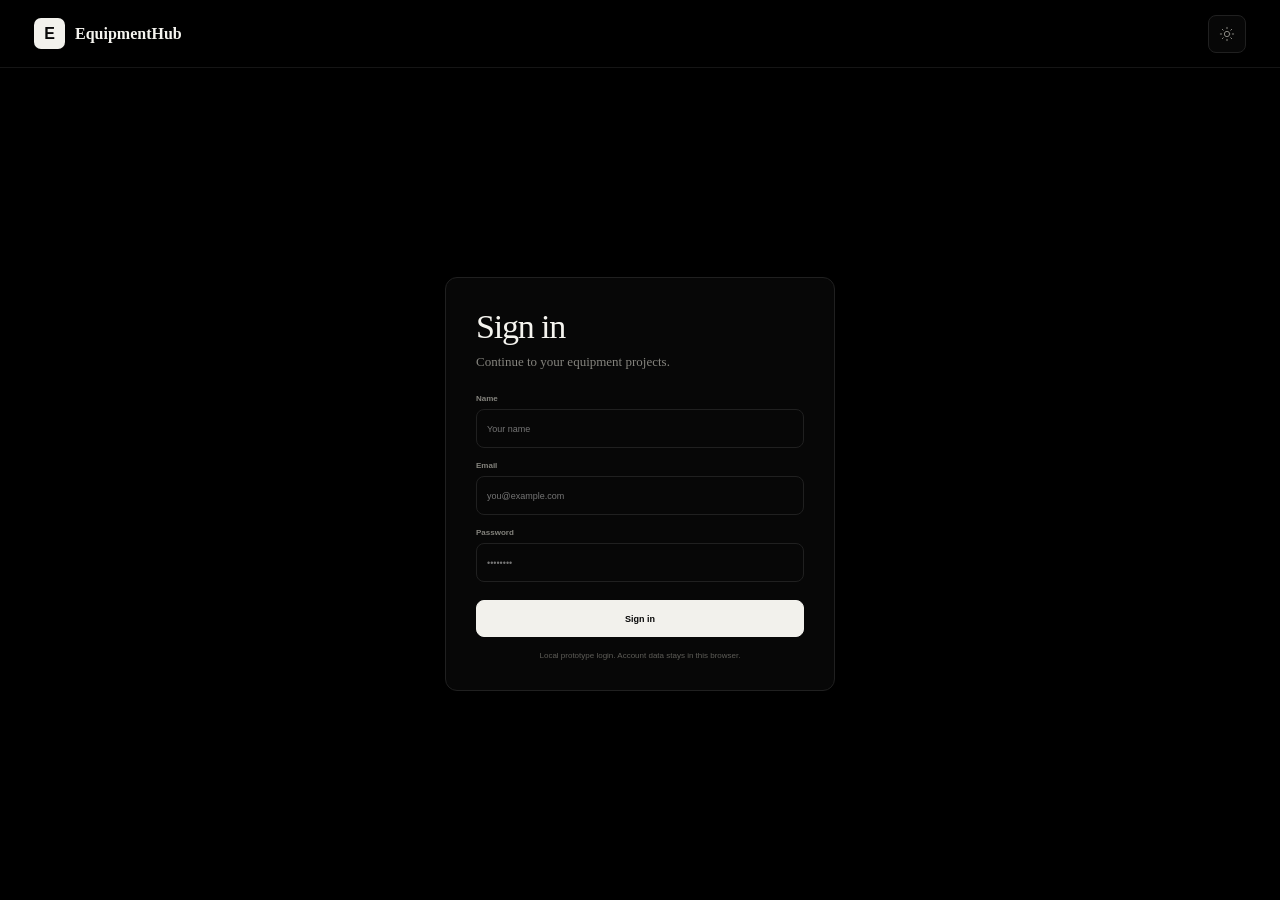
<file: index.html>
<!doctype html>
<html lang="en">
<head>
  <meta charset="utf-8">
  <meta name="viewport" content="width=device-width, initial-scale=1">
  <title>Sign in · EquipmentHub</title>
  <script src="theme.js"></script>
  <link rel="stylesheet" href="styles.css">
</head>
<body class="auth-body">
  <main id="loginRoot"></main>
  <div class="toast" id="toast"></div>

  <script src="auth.js"></script>
  <script src="login.js"></script>
</body>
</html>
</file>
<file: styles.css>
:root,
html[data-theme="dark"]{
  --bg:#000;
  --surface:#070707;
  --surface-2:#0c0c0c;
  --surface-3:#121212;
  --surface-hover:#171717;
  --text:#f5f4ef;
  --text-soft:#d2d1cb;
  --muted:#85847e;
  --muted-2:#5e5d58;
  --border:#202020;
  --border-soft:#151515;
  --border-strong:#383838;
  --primary:#f2f1ec;
  --primary-text:#090909;
  --green:#62d7a8;
  --green-soft:rgba(98,215,168,.09);
  --yellow:#d9b45e;
  --yellow-soft:rgba(217,180,94,.09);
  --red:#ee777d;
  --red-soft:rgba(238,119,125,.09);
  --blue:#9db9ed;
  --blue-soft:rgba(157,185,237,.09);
  --shadow:0 24px 70px rgba(0,0,0,.5);
  color-scheme:dark;
}

html[data-theme="light"]{
  --bg:#f5f4ef;
  --surface:#fff;
  --surface-2:#f1f0eb;
  --surface-3:#eae8e1;
  --surface-hover:#e7e5df;
  --text:#111;
  --text-soft:#363530;
  --muted:#74716a;
  --muted-2:#9b978f;
  --border:#dedbd2;
  --border-soft:#eae7df;
  --border-strong:#bbb6aa;
  --primary:#111;
  --primary-text:#fff;
  --green:#187753;
  --green-soft:rgba(24,119,83,.08);
  --yellow:#966910;
  --yellow-soft:rgba(150,105,16,.08);
  --red:#b73f45;
  --red-soft:rgba(183,63,69,.08);
  --blue:#3d62a2;
  --blue-soft:rgba(61,98,162,.08);
  --shadow:0 18px 50px rgba(20,20,20,.09);
  color-scheme:light;
}

*{box-sizing:border-box}
html,body{margin:0;min-height:100%;background:var(--bg);color:var(--text)}
body{font-family:Georgia,"Times New Roman",Times,serif;-webkit-font-smoothing:antialiased}
button,input,select,textarea,small,label,th,td,.nav-link,.btn,.subtle,.mini-label,.page-eyebrow,.projects-eyebrow{font-family:Inter,-apple-system,BlinkMacSystemFont,"Segoe UI",Arial,sans-serif}
button{cursor:pointer}
a{color:inherit;text-decoration:none}
.hidden{display:none!important}
img{max-width:100%}
h1,h2,h3,h4{font-weight:500;letter-spacing:-.035em}
*{scrollbar-width:thin;scrollbar-color:var(--border-strong) transparent}
*::-webkit-scrollbar{width:7px;height:7px}
*::-webkit-scrollbar-thumb{background:var(--border-strong);border-radius:999px}

/* theme */
.theme-toggle{width:38px;height:38px;display:grid;place-items:center;padding:0;color:var(--muted);background:var(--surface);border:1px solid var(--border);border-radius:8px}
.theme-toggle:hover{color:var(--text);border-color:var(--border-strong)}
.theme-toggle svg{width:16px;height:16px;fill:none;stroke:currentColor;stroke-width:1.5;stroke-linecap:round;stroke-linejoin:round}

/* auth */
.auth-body{min-height:100vh}
.auth-shell{min-height:100vh;display:grid;grid-template-rows:auto 1fr}
.auth-topbar{height:68px;display:flex;align-items:center;justify-content:space-between;padding:0 34px;border-bottom:1px solid var(--border-soft)}
.auth-brand{display:flex;align-items:center;gap:10px}
.auth-brand>span,.projects-logo,.brand-mark{width:31px;height:31px;display:grid;place-items:center;background:var(--primary);color:var(--primary-text);border-radius:7px;font-family:Inter,sans-serif;font-weight:800}
.auth-brand strong,.projects-brand strong,.brand{font-weight:600}
.auth-card{width:min(390px,calc(100% - 30px));margin:auto;padding:30px;background:var(--surface);border:1px solid var(--border);border-radius:12px;box-shadow:var(--shadow)}
.auth-card h1{margin:0;font-size:34px}
.auth-card>p{margin:8px 0 24px;color:var(--muted);font-size:13px}
.auth-card .field{margin-top:13px}
.auth-submit{width:100%;margin-top:18px}
.auth-note{display:block;margin-top:14px;color:var(--muted-2);text-align:center;font-size:8px}

/* projects */
.projects-page{min-height:100vh}
.projects-header{height:68px;display:flex;align-items:center;justify-content:space-between;padding:0 34px;border-bottom:1px solid var(--border-soft)}
.projects-brand,.projects-header-actions{display:flex;align-items:center;gap:9px}
.projects-user{min-height:38px;display:flex;align-items:center;padding:0 11px;color:var(--muted);background:var(--surface);border:1px solid var(--border);border-radius:8px;font-family:Inter,sans-serif;font-size:9px}
.header-text-button{padding:0;color:var(--muted);background:none;border:none;font-size:9px}
.header-text-button:hover{color:var(--text)}
.projects-container{width:min(900px,calc(100% - 40px));margin:0 auto;padding:64px 0 50px}
.projects-title-row{display:flex;justify-content:space-between;align-items:flex-end;gap:20px;margin-bottom:26px}
.projects-eyebrow,.page-eyebrow,.mini-label{display:block;color:var(--muted-2);font-size:8px;font-weight:700;letter-spacing:.11em;text-transform:uppercase}
.projects-title-row h1{margin:5px 0 0;font-size:40px}
.project-list{display:grid;gap:8px}
.project-row{display:grid;grid-template-columns:minmax(0,1fr) 38px;gap:7px}
.project-open{width:100%;min-height:74px;display:grid;grid-template-columns:40px minmax(0,1fr) auto 20px;align-items:center;gap:12px;padding:11px 13px;text-align:left;color:var(--text);background:var(--surface);border:1px solid var(--border);border-radius:10px}
.project-open:hover{background:var(--surface-2);border-color:var(--border-strong)}
.project-icon{width:38px;height:38px;display:grid;place-items:center;background:var(--primary);color:var(--primary-text);border-radius:7px;font-family:Inter,sans-serif;font-weight:800}
.project-info{min-width:0}
.project-info strong{display:block;overflow:hidden;text-overflow:ellipsis;white-space:nowrap;font-size:14px;font-weight:500}
.project-info small{display:block;margin-top:4px;color:var(--muted);font-size:8px}
.project-updated{color:var(--muted-2);font-family:Inter,sans-serif;font-size:8px;white-space:nowrap}
.project-arrow{color:var(--muted)}
.project-menu-button{color:var(--muted);background:var(--surface);border:1px solid var(--border);border-radius:8px}
.project-menu-button:hover{color:var(--red)}
.projects-empty{padding:32px;text-align:center;background:var(--surface);border:1px dashed var(--border-strong);border-radius:10px}
.projects-empty strong{display:block;font-size:14px}
.projects-empty span{display:block;margin-top:6px;color:var(--muted);font-family:Inter,sans-serif;font-size:9px}
.projects-actions{display:grid;grid-template-columns:repeat(2,minmax(0,1fr));gap:9px;margin-top:18px}
.project-action-card{min-height:78px;display:grid;grid-template-columns:37px minmax(0,1fr) 18px;align-items:center;gap:11px;padding:11px 13px;text-align:left;color:var(--text);background:var(--surface);border:1px solid var(--border);border-radius:10px}
.project-action-card:hover{background:var(--surface-2);border-color:var(--border-strong)}
.project-action-icon{width:35px;height:35px;display:grid;place-items:center;background:var(--surface-3);border-radius:7px;font-family:Inter,sans-serif}
.project-action-card strong{display:block;font-size:12px;font-weight:500}
.project-action-card small{display:block;margin-top:3px;color:var(--muted);font-size:8px}

/* app shell */
.app-shell{display:grid;grid-template-columns:240px minmax(0,1fr);min-height:100vh}
.sidebar{position:sticky;top:0;height:100vh;display:flex;flex-direction:column;padding:20px 14px;background:var(--bg);border-right:1px solid var(--border-soft)}
.main{min-width:0;padding:28px 32px 54px}
.brand-row{padding:0 7px 20px}
.brand{display:flex;align-items:center;gap:10px;font-size:17px}
.workspace-card{padding:12px;margin-bottom:22px;background:var(--surface);border:1px solid var(--border);border-radius:10px}
.workspace-label{display:block;margin-bottom:5px;color:var(--muted-2);font-size:8px;font-weight:700;letter-spacing:.1em}
.workspace-card strong{display:block;overflow:hidden;text-overflow:ellipsis;white-space:nowrap;font-size:12px;font-weight:500}
.workspace-switch{display:flex;justify-content:space-between;margin-top:10px;padding-top:9px;color:var(--muted);border-top:1px solid var(--border-soft);font-family:Inter,sans-serif;font-size:8px}
.sidebar-label{padding:0 9px 7px;color:var(--muted-2);font-size:8px;font-weight:700;letter-spacing:.12em;font-family:Inter,sans-serif}
.nav{display:grid;gap:3px}
.nav-link{position:relative;min-height:39px;display:flex;align-items:center;gap:10px;padding:0 10px;color:var(--muted);border-radius:8px;font-size:10px;font-weight:500}
.nav-link:hover,.nav-link.active{color:var(--text);background:var(--surface)}
.nav-icon{width:18px;text-align:center}
.nav-active-dot{position:absolute;right:10px;width:4px;height:4px;background:var(--text);border-radius:50%}
.sidebar-footer{margin-top:auto;padding-top:18px}
.shortcut-button{width:100%;min-height:36px;display:flex;align-items:center;justify-content:space-between;padding:0 9px;color:var(--muted);background:transparent;border:1px solid var(--border);border-radius:8px;font-size:8px}
.sidebar-session{display:flex;align-items:center;justify-content:space-between;gap:8px;margin-top:12px;padding:0 7px;color:var(--muted);font-family:Inter,sans-serif;font-size:8px}
.sidebar-session button{padding:0;color:var(--muted);background:none;border:none;font-size:8px}
.sidebar-session button:hover{color:var(--text)}

/* topbar */
.topbar{display:flex;justify-content:space-between;align-items:flex-start;gap:20px;margin-bottom:24px}
.topbar h1{margin:4px 0 0;font-size:33px}
.page-subtitle{margin:7px 0 0;color:var(--muted);font-size:12px}
.topbar-actions{display:flex;align-items:center;gap:8px}
.top-search{min-width:170px;height:38px;display:flex;align-items:center;justify-content:space-between;padding:0 10px;color:var(--muted);background:var(--surface);border:1px solid var(--border);border-radius:8px;font-size:8px}
kbd{padding:3px 5px;color:var(--muted);background:var(--surface-2);border:1px solid var(--border);border-radius:4px;font-size:7px}

/* common */
.grid{display:grid;gap:12px}
.grid-2{grid-template-columns:repeat(2,minmax(0,1fr))}
.grid-3{grid-template-columns:repeat(3,minmax(0,1fr))}
.card{padding:16px;background:var(--surface);border:1px solid var(--border);border-radius:11px}
.card h2,.card h3{margin:5px 0 8px}
.card-head{display:flex;justify-content:space-between;gap:12px}
.card-actions{margin-top:12px}
.subtle{color:var(--muted);font-size:9px}
.toolbar{display:flex;align-items:center;flex-wrap:wrap;gap:8px;margin-bottom:13px}
.toolbar-between{justify-content:space-between}
.toolbar-end{justify-content:flex-end}
.btn{min-height:37px;display:inline-flex;align-items:center;justify-content:center;gap:6px;padding:0 12px;color:var(--text-soft);background:var(--surface-2);border:1px solid var(--border);border-radius:8px;font-size:9px;font-weight:600}
.btn:hover{background:var(--surface-hover);border-color:var(--border-strong)}
.btn.primary{color:var(--primary-text);background:var(--primary);border-color:var(--primary)}
.btn.danger{color:#fff;background:var(--red);border-color:var(--red)}
.btn.ghost{background:transparent}
.field{display:grid;gap:6px}
.field-gap{margin-top:12px}
.field.full{grid-column:1/-1}
.field label{color:var(--muted);font-size:8px;font-weight:600}
.input,select,textarea{width:100%;min-height:39px;padding:8px 10px;color:var(--text);background:var(--surface);border:1px solid var(--border);border-radius:8px;outline:none;font-size:9px}
.input:focus,select:focus,textarea:focus{border-color:var(--border-strong);box-shadow:0 0 0 3px var(--surface-2)}
textarea{min-height:90px;resize:vertical}
.form-grid{display:grid;grid-template-columns:repeat(2,minmax(0,1fr));gap:12px}
.notice{padding:10px 12px;color:var(--muted);background:var(--surface-2);border:1px solid var(--border-soft);border-radius:8px;font-family:Inter,sans-serif;font-size:8px}
.section-title{display:flex;justify-content:space-between;align-items:center;margin:20px 0 9px}
.section-title h2{margin:0;font-size:17px}
.stack-list{display:grid;gap:7px}
.select-row{display:flex;align-items:center;justify-content:space-between;gap:12px;padding:11px 12px;background:var(--surface-2);border:1px solid var(--border-soft);border-radius:8px}
.select-row small{display:block;margin-top:3px;color:var(--muted);font-size:8px}
.select-row-controls{display:flex;align-items:center;gap:12px}
.select-row-controls label{display:flex;align-items:center;gap:5px;color:var(--muted);font-size:8px}
.row-actions{display:flex;flex-wrap:wrap;gap:5px}
.row-actions .btn{min-height:28px;padding:0 8px;font-size:7px}
.empty{padding:25px 14px;color:var(--muted);text-align:center;font-size:9px}

/* table */
.table-wrap{width:100%;overflow:auto;background:var(--surface);border:1px solid var(--border);border-radius:10px}
table{width:100%;min-width:820px;border-collapse:collapse}
th,td{padding:10px 11px;text-align:left;vertical-align:middle;border-bottom:1px solid var(--border-soft)}
th{color:var(--muted);background:var(--surface-2);font-size:7px;font-weight:700;letter-spacing:.06em;text-transform:uppercase}
td{color:var(--text-soft);font-size:8px}
tbody tr:hover{background:var(--surface-2)}
tr:last-child td{border-bottom:none}
.thumb{width:42px;height:42px;object-fit:cover;background:var(--surface-3);border:1px solid var(--border);border-radius:7px}
.placeholder{display:grid;place-items:center;color:var(--muted-2);font-size:7px}

/* badges */
.badge{display:inline-flex;align-items:center;gap:5px;padding:4px 7px;border-radius:999px;font-size:7px;font-weight:700}
.badge-dot{width:4px;height:4px;border-radius:50%;background:currentColor}
.badge.ok{color:var(--green);background:var(--green-soft)}
.badge.warn{color:var(--yellow);background:var(--yellow-soft)}
.badge.danger{color:var(--red);background:var(--red-soft)}
.badge.info{color:var(--blue);background:var(--blue-soft)}
.badge.neutral{color:var(--muted);background:var(--surface-2)}

/* dashboard */
.dashboard-clean{display:grid;gap:16px}
.dashboard-actions-row{display:grid;grid-template-columns:minmax(260px,1fr) auto;gap:12px}
.workspace-summary{padding:15px 16px;background:var(--surface);border:1px solid var(--border);border-radius:10px}
.workspace-summary strong{display:block;margin-top:4px;font-size:18px;font-weight:500}
.workspace-summary small{display:block;margin-top:5px;color:var(--muted);font-size:8px}
.quick-actions{display:flex;align-items:center;justify-content:flex-end;flex-wrap:wrap;gap:7px}
.summary-grid{display:grid;grid-template-columns:repeat(6,minmax(0,1fr));gap:8px}
.summary-card{padding:14px;background:var(--surface);border:1px solid var(--border);border-radius:10px}
.summary-card>span{display:block;color:var(--muted);font-size:8px;text-transform:uppercase;letter-spacing:.05em}
.summary-card strong{display:block;margin-top:8px;font-size:27px;font-weight:500}
.summary-card small{display:block;margin-top:7px;color:var(--muted-2);font-size:7px}
.summary-card.available strong{color:var(--green)}
.summary-card.info strong{color:var(--blue)}
.summary-card.warn strong{color:var(--yellow)}
.summary-card.danger strong{color:var(--red)}
.dashboard-main-grid{display:grid;grid-template-columns:repeat(2,minmax(0,1fr));gap:12px}
.clean-panel{padding:15px;background:var(--surface);border:1px solid var(--border);border-radius:10px}
.clean-panel-head{display:flex;justify-content:space-between;margin-bottom:12px}
.clean-panel-head h2{margin:4px 0 0;font-size:18px}
.clean-list-item,.event-row-card,.activity-row-card,.clean-empty-state{padding:11px 12px;background:var(--surface-2);border:1px solid var(--border-soft);border-radius:8px}
.clean-list-item{display:grid;grid-template-columns:7px minmax(0,1fr);gap:9px}
.clean-list-dot{width:6px;height:6px;margin-top:5px;border-radius:50%;background:var(--blue)}
.clean-list-item.warning .clean-list-dot{background:var(--yellow)}
.clean-list-item.danger .clean-list-dot{background:var(--red)}
.clean-list-item strong,.event-row-card strong,.activity-row-card strong{font-size:12px;font-weight:500}
.clean-list-item p,.event-row-card p,.activity-row-card p{margin:4px 0 0;color:var(--muted);font-size:8px}
.event-row-card,.activity-row-card{display:flex;align-items:center;justify-content:space-between;gap:12px}
.event-progress-mini{text-align:right}
.event-progress-mini span{display:block;font-size:8px;font-weight:600}
.event-progress-mini small{color:var(--muted-2);font-size:7px}
.activity-tag{padding:4px 7px;color:var(--blue);background:var(--blue-soft);border-radius:999px;font-size:7px}
.clean-empty-state{text-align:center;padding:22px 12px}
.clean-empty-state strong{font-size:13px;font-weight:500}
.clean-empty-state p{margin:5px 0 0;color:var(--muted);font-size:8px}

/* modal */
.modal-backdrop{position:fixed;inset:0;z-index:1100;display:none;place-items:center;padding:20px;background:rgba(0,0,0,.72);backdrop-filter:blur(7px)}
.modal-backdrop.show{display:grid}
.modal{width:min(680px,100%);max-height:calc(100vh - 40px);overflow:auto;background:var(--surface);border:1px solid var(--border-strong);border-radius:11px;box-shadow:var(--shadow)}
.modal-head,.modal-foot{display:flex;align-items:center;justify-content:space-between;gap:12px;padding:15px 17px}
.modal-head{border-bottom:1px solid var(--border-soft)}
.modal-foot{border-top:1px solid var(--border-soft)}
.modal-head strong{font-size:15px;font-weight:500}
.modal-body{padding:17px}
.icon-button{width:29px;height:29px;display:grid;place-items:center;color:var(--muted);background:transparent;border:1px solid var(--border);border-radius:7px}

/* command */
.command-backdrop{position:fixed;inset:0;z-index:1200;display:none;justify-content:center;padding-top:10vh;background:rgba(0,0,0,.65);backdrop-filter:blur(6px)}
.command-backdrop.show{display:flex}
.command-panel{width:min(480px,calc(100% - 30px));height:max-content;overflow:hidden;background:var(--surface);border:1px solid var(--border-strong);border-radius:10px;box-shadow:var(--shadow)}
.command-search-row{display:grid;grid-template-columns:20px minmax(0,1fr) auto;align-items:center;gap:8px;padding:11px 12px;border-bottom:1px solid var(--border-soft)}
.command-search-row input{width:100%;color:var(--text);background:transparent;border:none;outline:none;font-size:9px}
.command-results{max-height:360px;overflow:auto;padding:6px}
.command-item{min-height:40px;display:grid;grid-template-columns:30px minmax(0,1fr) 18px;align-items:center;gap:8px;padding:0 9px;color:var(--muted);border-radius:8px;font-size:9px}
.command-item:hover{color:var(--text);background:var(--surface-2)}
.command-item-icon{width:28px;height:28px;display:grid;place-items:center;background:var(--surface-3);border-radius:7px}

/* notifications */
.notification-button{position:relative;width:38px;height:38px;display:grid;place-items:center;padding:0;color:var(--muted);background:var(--surface);border:1px solid var(--border);border-radius:8px}
.notification-button svg{width:16px;height:16px}
.notification-count{position:absolute;top:-5px;right:-5px;min-width:16px;height:16px;display:grid;place-items:center;padding:0 4px;color:#fff;background:var(--red);border:2px solid var(--bg);border-radius:999px;font-size:7px;font-weight:800}
.notification-panel{position:fixed;top:72px;right:30px;z-index:1250;width:min(380px,calc(100vw - 28px));max-height:calc(100vh - 90px);overflow:auto;opacity:0;visibility:hidden;transform:translateY(-6px);background:var(--surface);border:1px solid var(--border-strong);border-radius:10px;box-shadow:var(--shadow);transition:.15s}
.notification-panel.show{opacity:1;visibility:visible;transform:translateY(0)}
.notification-head{display:flex;align-items:flex-end;justify-content:space-between;gap:12px;padding:14px;border-bottom:1px solid var(--border-soft)}
.notification-eyebrow{display:block;margin-bottom:4px;color:var(--muted-2);font-size:7px;font-weight:700;letter-spacing:.1em}
.notification-head h3{margin:0;font-size:15px}
.notification-add-button,.notification-permission-button{min-height:28px;padding:0 8px;color:var(--text);background:var(--surface-2);border:1px solid var(--border);border-radius:7px;font-size:7px;font-weight:600}
.notification-browser-row{display:flex;align-items:center;justify-content:space-between;gap:12px;padding:9px 13px;border-bottom:1px solid var(--border-soft)}
.notification-browser-row strong{display:block;font-size:8px}
.notification-browser-row span{display:block;margin-top:3px;color:var(--muted);font-size:7px}
.notification-section{padding:6px}
.notification-section+.notification-section{border-top:1px solid var(--border-soft)}
.notification-section-title{display:flex;justify-content:space-between;padding:7px 8px;color:var(--muted-2);font-size:7px;font-weight:700;letter-spacing:.08em}
.notification-section-title b{font-size:7px}
.notification-item{display:grid;grid-template-columns:32px minmax(0,1fr) 16px;align-items:center;gap:8px;min-height:58px;padding:8px;border-radius:8px}
.notification-item:hover{background:var(--surface-2)}
.notification-icon{width:30px;height:30px;display:grid;place-items:center;border-radius:7px;font-size:9px;font-weight:800}
.notification-item.critical .notification-icon{color:var(--red);background:var(--red-soft)}
.notification-item.warning .notification-icon{color:var(--yellow);background:var(--yellow-soft)}
.notification-item.info .notification-icon{color:var(--blue);background:var(--blue-soft)}
.notification-copy strong{display:block;font-size:9px}
.notification-copy span{display:block;margin-top:3px;color:var(--muted);font-size:7px}
.notification-empty{padding:18px;color:var(--muted);text-align:center;font-size:8px}
.scheduled-reminder{display:grid;grid-template-columns:33px minmax(0,1fr);gap:8px;padding:9px;border-radius:8px}
.scheduled-reminder.due{grid-template-columns:33px minmax(0,1fr) 28px;background:var(--red-soft)}
.scheduled-reminder-icon{width:31px;height:31px;display:grid;place-items:center;background:var(--surface-3);border-radius:7px;font-size:9px}
.scheduled-reminder-main>strong{display:block;font-size:11px;font-weight:500}
.reminder-time{display:block;margin-top:3px;color:var(--muted);font-size:7px}
.scheduled-reminder-main p{margin:5px 0 0;color:var(--muted);font-size:8px}
.reminder-mini-actions{display:flex;gap:8px;margin-top:6px}
.reminder-mini-actions a,.reminder-mini-actions button{padding:0;color:var(--muted);background:none;border:none;font-size:7px}
.reminder-complete-button{width:27px;height:27px;align-self:center;color:var(--green);background:var(--green-soft);border:none;border-radius:7px}

/* toast */
.toast{position:fixed;right:20px;bottom:20px;z-index:1500;padding:10px 12px;color:var(--text-soft);background:var(--surface-2);border:1px solid var(--border-strong);border-radius:8px;box-shadow:var(--shadow);opacity:0;transform:translateY(8px);pointer-events:none;transition:.16s;font-size:8px}
.toast.show{opacity:1;transform:translateY(0)}

@media(max-width:1150px){
  .summary-grid{grid-template-columns:repeat(3,minmax(0,1fr))}
  .grid-3{grid-template-columns:repeat(2,minmax(0,1fr))}
}
@media(max-width:820px){
  .app-shell{display:block}
  .sidebar{position:static;width:100%;height:auto;display:block;padding:12px 14px;border-right:none;border-bottom:1px solid var(--border-soft)}
  .workspace-card,.sidebar-label,.sidebar-footer{display:none}
  .nav{display:flex;overflow-x:auto;gap:4px}
  .nav-link{flex:0 0 auto;min-height:34px;white-space:nowrap}
  .nav-icon,.nav-active-dot{display:none}
  .main{padding:20px 14px 44px}
  .dashboard-actions-row,.dashboard-main-grid,.grid-2,.grid-3{grid-template-columns:1fr}
  .summary-grid{grid-template-columns:repeat(2,minmax(0,1fr))}
  .quick-actions{justify-content:flex-start}
  .form-grid{grid-template-columns:1fr}
  .field.full{grid-column:auto}
}
@media(max-width:650px){
  .auth-topbar,.projects-header{height:62px;padding:0 16px}
  .projects-container{width:calc(100% - 28px);padding-top:42px}
  .projects-title-row{align-items:flex-start;flex-direction:column}
  .projects-title-row .btn{width:100%}
  .projects-actions{grid-template-columns:1fr}
  .project-open{grid-template-columns:38px minmax(0,1fr) 18px}
  .project-updated{display:none}
  .top-search{display:none}
  .event-row-card,.activity-row-card{align-items:flex-start;flex-direction:column}
  .notification-panel{top:auto;left:10px;right:10px;bottom:10px;width:auto;max-height:70vh}
}
@media(max-width:400px){
  .summary-grid{grid-template-columns:1fr}
}
</file>
